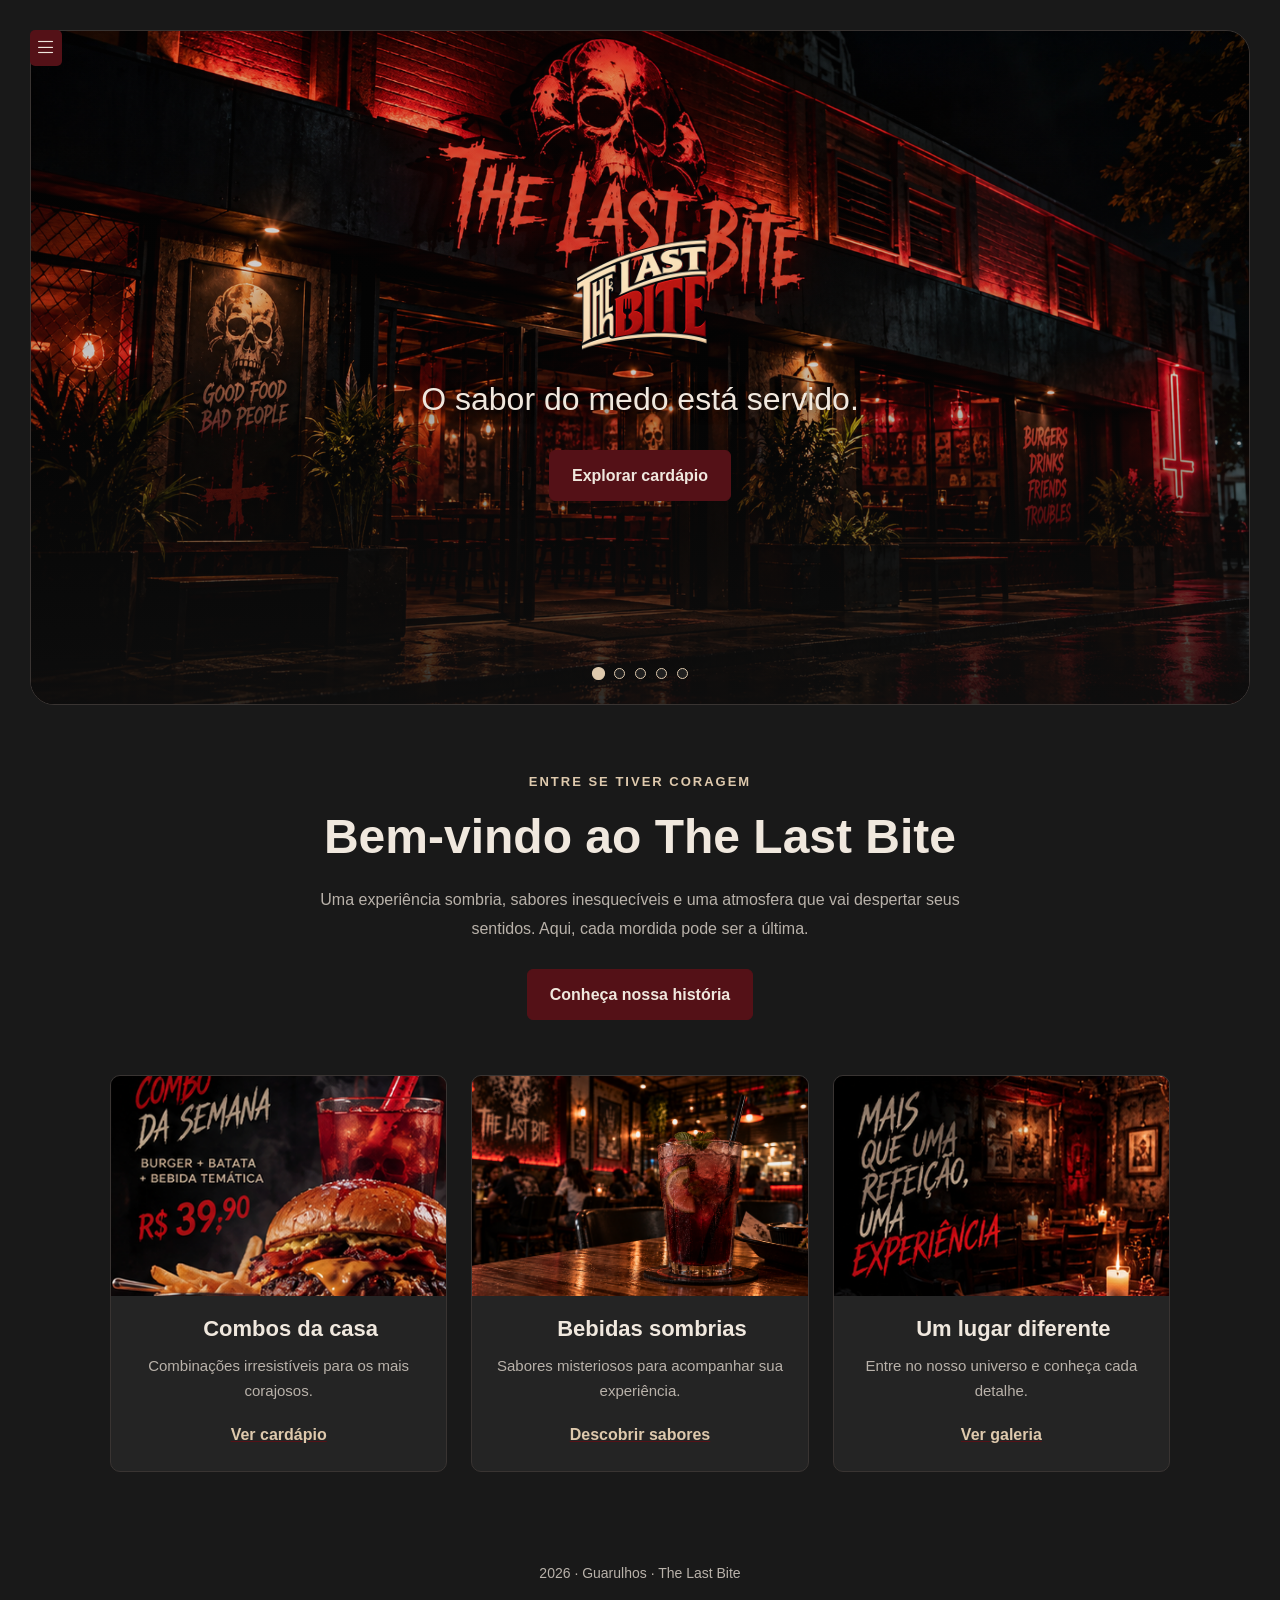
<file: index.html>
<!doctype html>
<html lang="pt-br">
  <head>
    <meta charset="UTF-8" />
    <meta name="viewport" content="width=device-width, initial-scale=1.0" />
    <link rel="stylesheet" href="style.css" />
    <link
      rel="stylesheet"
      href="https://cdn.jsdelivr.net/npm/bootstrap-icons@1.13.1/font/bootstrap-icons.min.css"
    />
    <title>The Last Bite | Home</title>
  </head>

  <body>
    <header class="home-header">
      <nav>
        <button id="menubtn" type="button" aria-label="Abrir menu">
          <i class="bi bi-list"></i>
        </button>

        <ul id="menu">
          <li>
            <a href="home.html">
              <i class="bi bi-house"></i>
              <span>Home</span>
            </a>
          </li>

          <li>
            <a href="cardapio.html">
              <i class="bi bi-fork-knife"></i>
              <span>Cardápio</span>
            </a>
          </li>

          <li>
            <a href="sobre.html">
              <i class="bi bi-info-circle"></i>
              <span>Sobre nós</span>
            </a>
          </li>

          <li>
            <a href="galeria.html">
              <i class="bi bi-images"></i>
              <span>Galeria</span>
            </a>
          </li>

          <li>
            <a href="contato.html">
              <i class="bi bi-telephone"></i>
              <span>Contato</span>
            </a>
          </li>

          <li>
            <img id="menulogo" src="img/logo.png" alt="Logo The Last Bite" />
          </li>
        </ul>
      </nav>

      <div class="home-carousel">
        <div class="carousel-slide ativo">
          <img src="img/fachada.png" alt="Ambiente do The Last Bite" />
        </div>

        <div class="carousel-slide">
          <img src="img/hamb.png" alt="Combo especial da casa" />
        </div>

          <div class="carousel-slide">
          <img src="img/salao.png" alt="Combo especial da casa" />
        </div>

        <div class="carousel-slide">
          <img src="img/bebida.png" alt="Bebida especial da casa" />
        </div>

        <div class="carousel-slide">
          <img src="img/sobremesa.png" alt="Sobremesa especial da casa" />
        </div>

        <div class="carousel-overlay"></div>

        <div class="carousel-content">
          <img class="home-logo" src="img/logo.png" alt="The Last Bite" />
          <p>O sabor do medo está servido.</p>
          <a href="cardapio.html" class="home-button">Explorar cardápio</a>
        </div>

        <div class="carousel-indicators">
          <button class="indicador ativo" aria-label="Imagem 1"></button>
          <button class="indicador" aria-label="Imagem 2"></button>
          <button class="indicador" aria-label="Imagem 3"></button>
          <button class="indicador" aria-label="Imagem 4"></button>
          <button class="indicador" aria-label="Imagem 5"></button>
        </div>
      </div>
    </header>

    <main class="home-main">
      <section class="home-intro">
        <p class="eyebrow">Entre se tiver coragem</p>
        <h1>Bem-vindo ao The Last Bite</h1>
        <p>
          Uma experiência sombria, sabores inesquecíveis e uma atmosfera
          que vai despertar seus sentidos. Aqui, cada mordida pode ser a última.
        </p>
        <a href="sobre.html" class="home-button">Conheça nossa história</a>
      </section>

      <section class="home-highlights">
        <article class="home-highlight">
          <img src="img/combo.png" alt="Combo especial" />
          <h2>Combos da casa</h2>
          <p>Combinações irresistíveis para os mais corajosos.</p>
          <a href="cardapio.html">Ver cardápio</a>
        </article>

        <article class="home-highlight">
          <img src="img/bebida.png" alt="Bebida temática" />
          <h2>Bebidas sombrias</h2>
          <p>Sabores misteriosos para acompanhar sua experiência.</p>
          <a href="cardapio.html">Descobrir sabores</a>
        </article>

        <article class="home-highlight">
          <img src="img/ambiente.png" alt="Ambiente do restaurante" />
          <h2>Um lugar diferente</h2>
          <p>Entre no nosso universo e conheça cada detalhe.</p>
          <a href="galeria.html">Ver galeria</a>
        </article>
      </section>
    </main>

    <footer>2026 · Guarulhos · The Last Bite</footer>

    <script src="pages.js"></script>
    <script src="home.js"></script>
  </body>
</html>
</file>
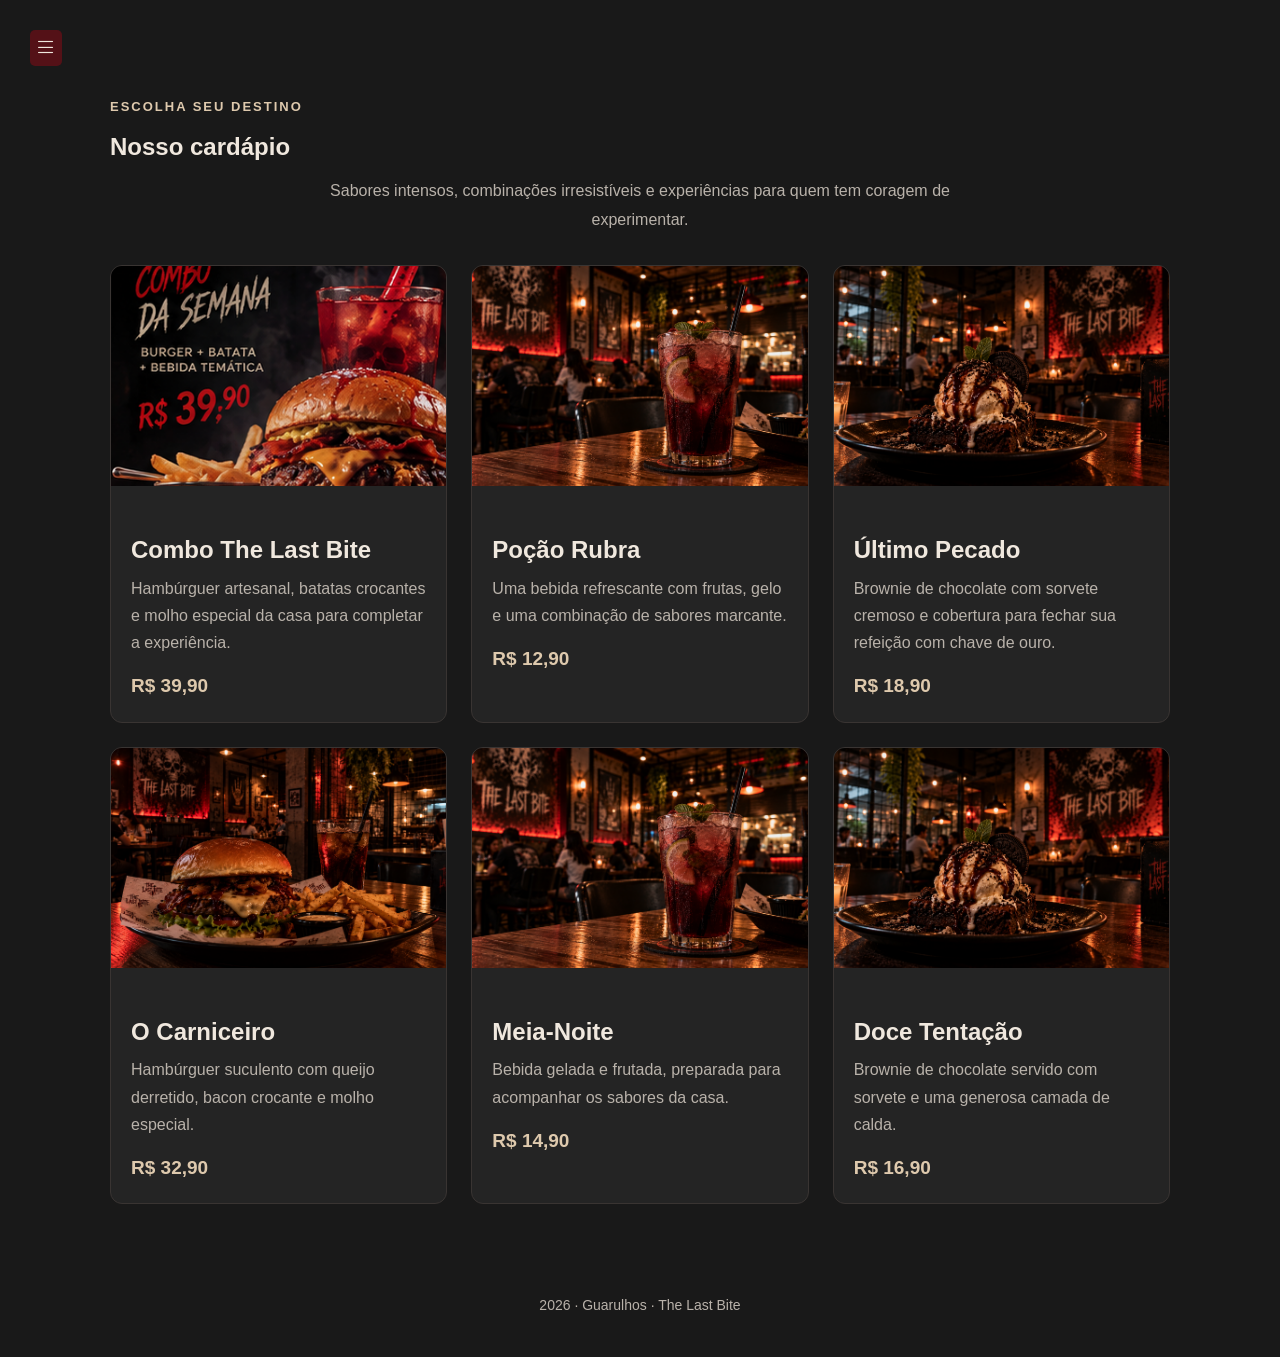
<file: cardapio.html>
<!doctype html>
<html lang="pt-br">
  <head>
    <meta charset="UTF-8" />
    <meta name="viewport" content="width=device-width, initial-scale=1.0" />

    <link rel="stylesheet" href="style.css" />

    <link
      rel="stylesheet"
      href="https://cdn.jsdelivr.net/npm/bootstrap-icons@1.13.1/font/bootstrap-icons.min.css"
    />

    <title>Cardápio | The Last Bite</title>
  </head>

  <body>
    <header>
      <nav>
        <button id="menubtn" type="button" aria-label="Abrir menu">
          <i class="bi bi-list"></i>
        </button>

        <ul id="menu">
          <li>
            <a href="home.html">
              <i class="bi bi-house"></i>
              <span>Home</span>
            </a>
          </li>

          <li>
            <a href="cardapio.html">
              <i class="bi bi-fork-knife"></i>
              <span>Cardápio</span>
            </a>
          </li>

          <li>
            <a href="sobre.html">
              <i class="bi bi-info-circle"></i>
              <span>Sobre nós</span>
            </a>
          </li>

          <li>
            <a href="galeria.html">
              <i class="bi bi-images"></i>
              <span>Galeria</span>
            </a>
          </li>

          <li>
            <a href="contato.html">
              <i class="bi bi-telephone"></i>
              <span>Contato</span>
            </a>
          </li>

          <li>
            <img id="menulogo" src="img/logo.png" alt="Logo The Last Bite" />
          </li>
        </ul>
      </nav>
    </header>

    <main class="home-main">
      <section>
        <p class="eyebrow">Escolha seu destino</p>

        <h1>Nosso cardápio</h1>

        <p class="section-intro">
          Sabores intensos, combinações irresistíveis e experiências
          para quem tem coragem de experimentar.
        </p>

        <div class="grid">
          <article class="card">
            <img src="img/combo.png" alt="Combo especial The Last Bite" />

            <div class="card-content">
              <h2>Combo The Last Bite</h2>

              <p>
                Hambúrguer artesanal, batatas crocantes e molho especial
                da casa para completar a experiência.
              </p>

              <span class="price">R$ 39,90</span>
            </div>
          </article>

          <article class="card">
            <img src="img/bebida.png" alt="Bebida especial da casa" />

            <div class="card-content">
              <h2>Poção Rubra</h2>

              <p>
                Uma bebida refrescante com frutas, gelo e uma combinação
                de sabores marcante.
              </p>

              <span class="price">R$ 12,90</span>
            </div>
          </article>

          <article class="card">
            <img src="img/sobremesa.png" alt="Sobremesa especial da casa" />

            <div class="card-content">
              <h2>Último Pecado</h2>

              <p>
                Brownie de chocolate com sorvete cremoso e cobertura
                para fechar sua refeição com chave de ouro.
              </p>

              <span class="price">R$ 18,90</span>
            </div>
          </article>

          <article class="card">
            <img src="img/hamb.png" alt="Hambúrguer artesanal com queijo e bacon" />

            <div class="card-content">
              <h2>O Carniceiro</h2>

              <p>
                Hambúrguer suculento com queijo derretido, bacon crocante
                e molho especial.
              </p>

              <span class="price">R$ 32,90</span>
            </div>
          </article>

          <article class="card">
            <img src="img/bebida.png" alt="Bebida gelada com frutas" />

            <div class="card-content">
              <h2>Meia-Noite</h2>

              <p>
                Bebida gelada e frutada, preparada para acompanhar
                os sabores da casa.
              </p>

              <span class="price">R$ 14,90</span>
            </div>
          </article>

          <article class="card">
            <img src="img/sobremesa.png" alt="Brownie com sorvete e chocolate" />

            <div class="card-content">
              <h2>Doce Tentação</h2>

              <p>
                Brownie de chocolate servido com sorvete e uma generosa
                camada de calda.
              </p>

              <span class="price">R$ 16,90</span>
            </div>
          </article>
        </div>
      </section>
    </main>

    <footer>2026 · Guarulhos · The Last Bite</footer>

    <script src="pages.js"></script>
  </body>
</html>
</file>
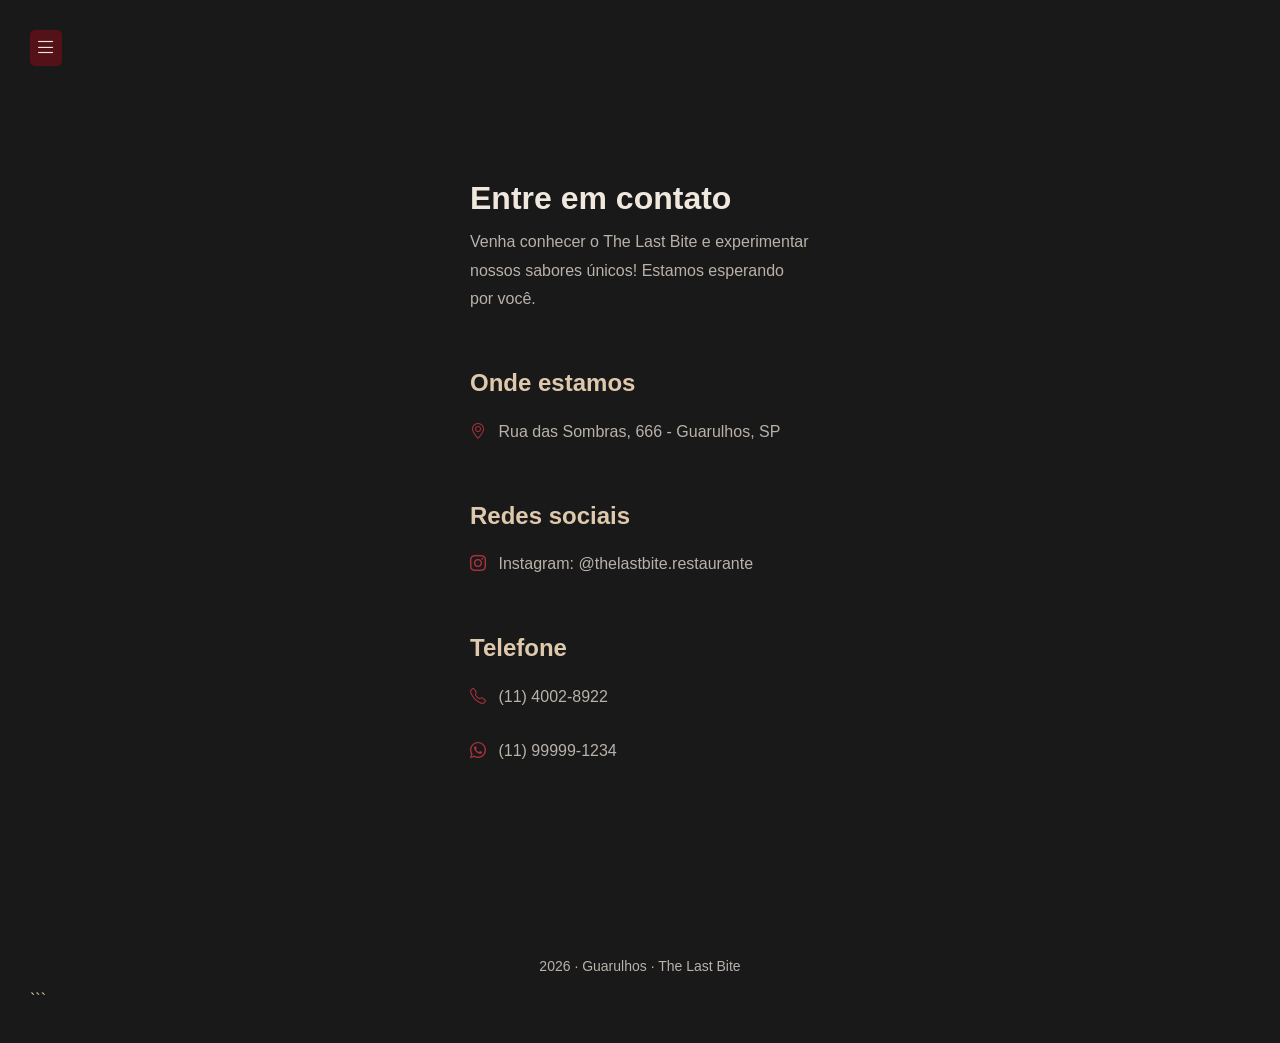
<file: contato.html>
<!DOCTYPE html>
<html lang="pt-br">
<head>
    <meta charset="UTF-8">
    <meta name="viewport" content="width=device-width, initial-scale=1.0">
    <title>Contato | The Last Bite</title>
    <link rel="stylesheet" href="style.css">
    <link rel="stylesheet" href="https://cdn.jsdelivr.net/npm/bootstrap-icons@1.13.1/font/bootstrap-icons.min.css">
</head>
<body>

    <header>
        <nav>
            <button id="menubtn" type="button" aria-label="Abrir menu">
                <i class="bi bi-list"></i>
            </button>

            <ul id="menu">
                <li><a href="home.html"><i class="bi bi-house"></i><span>Home</span></a></li>
                <li><a href="cardapio.html"><i class="bi bi-fork-knife"></i><span>Cardápio</span></a></li>
                <li><a href="sobre.html"><i class="bi bi-info-circle"></i><span>Sobre nós</span></a></li>
                <li><a href="galeria.html"><i class="bi bi-images"></i><span>Galeria</span></a></li>
                <li><a href="contato.html"><i class="bi bi-telephone"></i><span>Contato</span></a></li>
                <li><img id="menulogo" src="img/logo.png" alt="Logo The Last Bite"></li>
            </ul>
        </nav>
    </header>

    <main>
        <h1>Entre em contato</h1>

        <p>
            Venha conhecer o The Last Bite e experimentar nossos
            sabores únicos! Estamos esperando por você.
        </p>

        <h2>Onde estamos</h2>
        <p>
            <i class="bi bi-geo-alt"></i>
            Rua das Sombras, 666 - Guarulhos, SP
        </p>

        <h2>Redes sociais</h2>
        <p>
            <i class="bi bi-instagram"></i>
            Instagram: @thelastbite.restaurante
        </p>

        <h2>Telefone</h2>
        <p>
            <i class="bi bi-telephone"></i>
            (11) 4002-8922
        </p>

        <p>
            <i class="bi bi-whatsapp"></i>
            (11) 99999-1234
        </p>
    </main>

    <footer>
        <p>2026 · Guarulhos · The Last Bite</p>
    </footer>

    <script src="pages.js"></script>
</body>
</html>
```
</file>
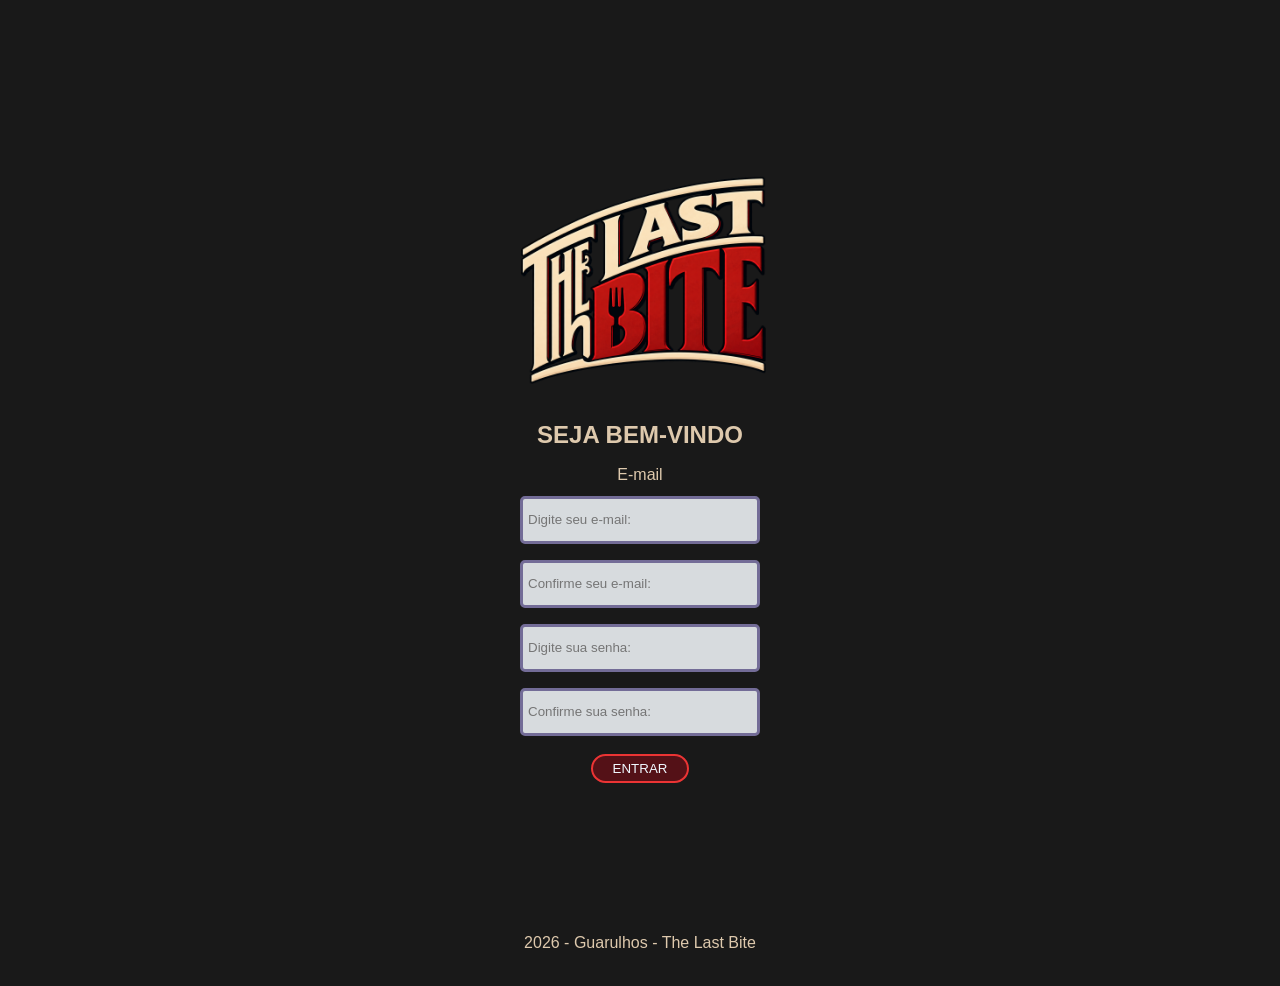
<file: login.html>
<!doctype html>
<html lang="pt-br">
  <head>
    <meta charset="UTF-8" />
    <meta name="viewport" content="width=device-width, initial-scale=1.0" />
    <link rel="stylesheet" href="login.css" />
    <title>The Last Bite</title>
  </head>
  <body>
    <main>
      <img id="logo" src="img/logo.png" alt="logo" />

      <section id="card">
        <h2>SEJA BEM-VINDO</h2>

        <label for="email">E-mail</label>
        <input id="email" type="email" placeholder="Digite seu e-mail:" />

        <label for="confirm_email"></label>
        <input id="confirm_email"type="email"placeholder="Confirme seu e-mail:"/>

        <label for="senha"></label>
        <input id="senha" type="password" placeholder="Digite sua senha:" />

        <label for="confirm_senha"></label>
        <input id="confirm_senha" type="password" placeholder="Confirme sua senha:"/>

        <button id="entrar">ENTRAR</button>
      </section>
    </main>
    <footer>
      2026 - Guarulhos - The Last Bite
    </footer>
  </body>
  <script src="login.js"></script>
</html>
</file>
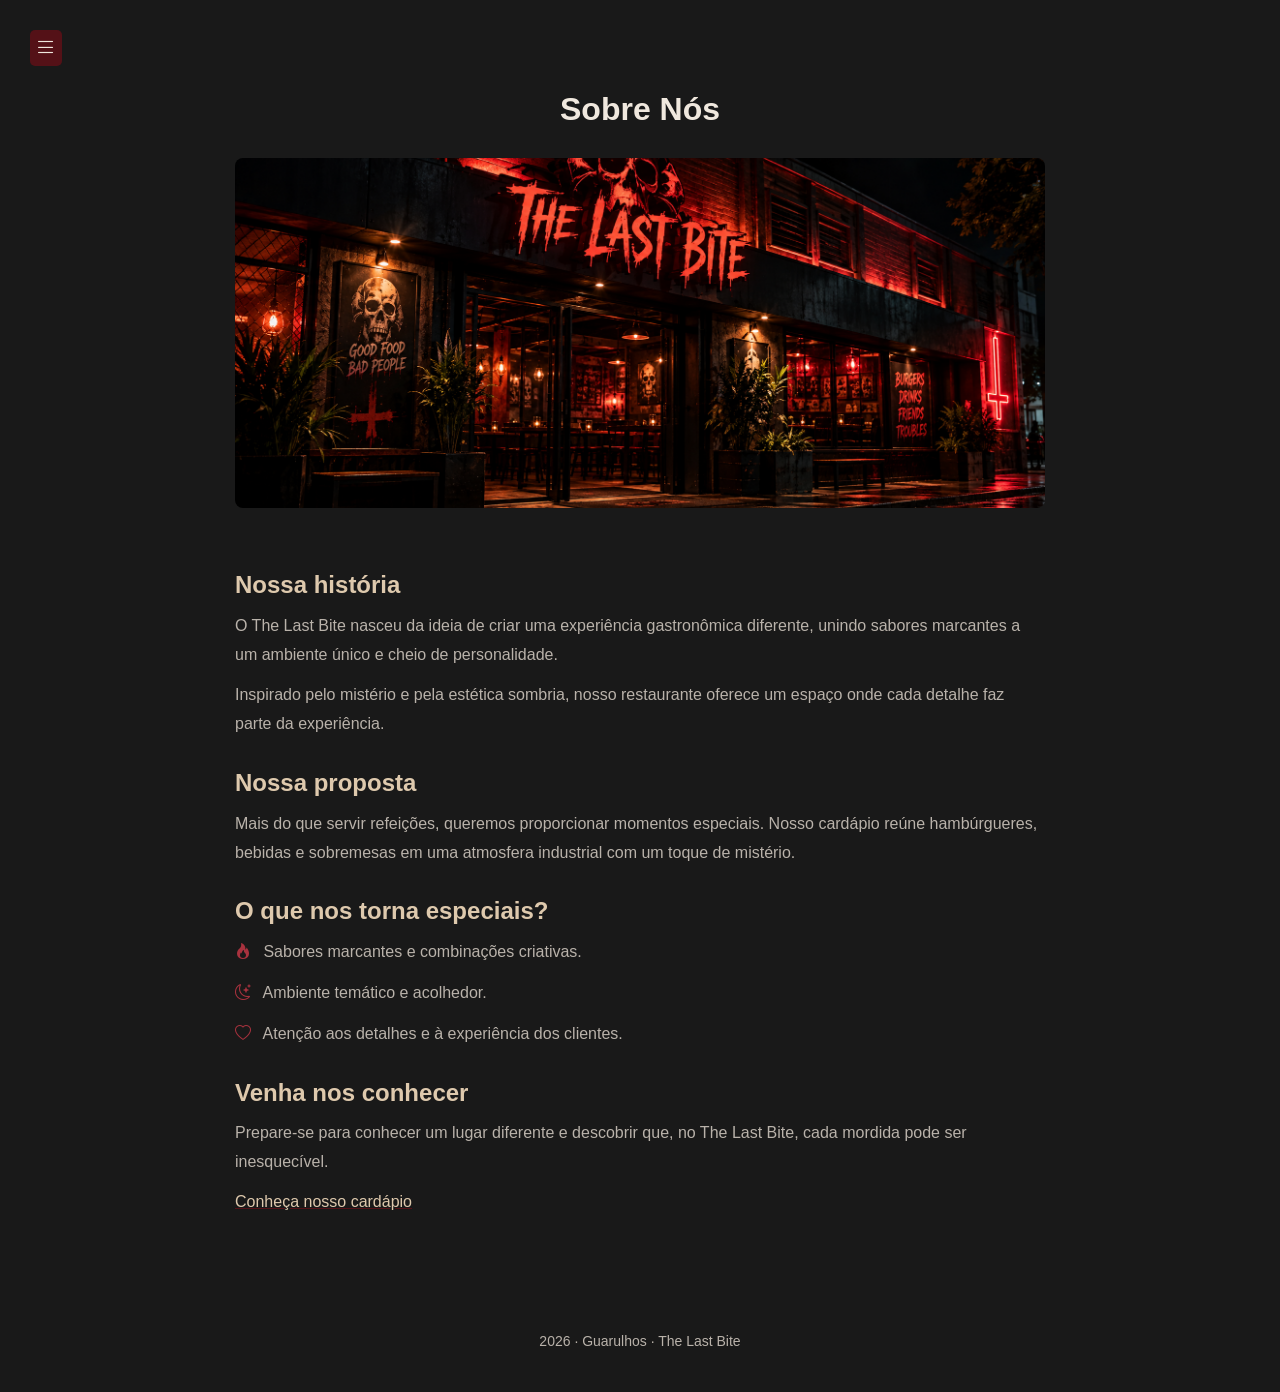
<file: sobre.html>
<!DOCTYPE html>
<html lang="pt-br">
<head>
    <meta charset="UTF-8">
    <meta name="viewport" content="width=device-width, initial-scale=1.0">
    <title>Sobre Nós | The Last Bite</title>
    <link rel="stylesheet" href="style.css">
    <link rel="stylesheet" href="https://cdn.jsdelivr.net/npm/bootstrap-icons@1.13.1/font/bootstrap-icons.min.css">
</head>
<body>

    <header>
        <nav>
            <button id="menubtn" type="button" aria-label="Abrir menu">
                <i class="bi bi-list"></i>
            </button>

            <ul id="menu">
                <li><a href="home.html"><i class="bi bi-house"></i><span>Home</span></a></li>
                <li><a href="cardapio.html"><i class="bi bi-fork-knife"></i><span>Cardápio</span></a></li>
                <li><a href="sobre.html"><i class="bi bi-info-circle"></i><span>Sobre nós</span></a></li>
                <li><a href="galeria.html"><i class="bi bi-images"></i><span>Galeria</span></a></li>
                <li><a href="contato.html"><i class="bi bi-telephone"></i><span>Contato</span></a></li>
                <li><img id="menulogo" src="img/logo.png" alt="Logo The Last Bite"></li>
            </ul>
        </nav>
    </header>

    <main class="pagina-sobre">

        <h1>Sobre Nós</h1>

        <img class="sobre-imagem" src="img/fachada.png" alt="Ambiente do restaurante The Last Bite">

        <section>
            <h2>Nossa história</h2>

            <p>
                O The Last Bite nasceu da ideia de criar uma experiência
                gastronômica diferente, unindo sabores marcantes a um
                ambiente único e cheio de personalidade.
            </p>

            <p>
                Inspirado pelo mistério e pela estética sombria, nosso
                restaurante oferece um espaço onde cada detalhe faz
                parte da experiência.
            </p>
        </section>

        <section>
            <h2>Nossa proposta</h2>

            <p>
                Mais do que servir refeições, queremos proporcionar
                momentos especiais. Nosso cardápio reúne hambúrgueres,
                bebidas e sobremesas em uma atmosfera industrial
                com um toque de mistério.
            </p>
        </section>

        <section>
            <h2>O que nos torna especiais?</h2>

            <p><i class="bi bi-fire"></i> Sabores marcantes e combinações criativas.</p>

            <p><i class="bi bi-moon-stars"></i> Ambiente temático e acolhedor.</p>

            <p><i class="bi bi-heart"></i> Atenção aos detalhes e à experiência dos clientes.</p>
        </section>

        <section>
            <h2>Venha nos conhecer</h2>

            <p>
                Prepare-se para conhecer um lugar diferente e descobrir
                que, no The Last Bite, cada mordida pode ser inesquecível.
            </p>

            <a href="cardapio.html" class="contact-link">Conheça nosso cardápio</a>
        </section>

    </main>

    <footer>
        <p>2026 · Guarulhos · The Last Bite</p>
    </footer>

    <script src="pages.js"></script>
</body>
</html>
</file>
<file: style.css>
/* CONFIGURAÇÕES GERAIS */

* {
  margin: 0;
  padding: 0;
  font-family: "Gill Sans", "Gill Sans MT", Calibri, "Trebuchet MS", sans-serif;
  box-sizing: border-box;
}

html {
  scroll-behavior: smooth;
}

body {
  background: #191919;
  color: #dec9ad;
  padding: 30px;
  line-height: 1.6;
}

img {
  max-width: 100%;
}

main {
  max-width: 25rem;
  min-height: 100vh;
  margin: auto;
  display: flex;
  flex-direction: column;
  align-items: center;
  justify-content: center;
}

footer {
  display: flex;
  align-items: center;
  justify-content: center;
  padding: 25px 10px 10px;
  color: #b9b2aa;
  font-size: 14px;
  text-align: center;
}

/* TÍTULOS E TEXTOS */

h1,
h2,
h3 {
  color: #f0e8de;
  line-height: 1.2;
}

p {
  color: #b9b2aa;
}

.eyebrow {
  color: #dec9ad;
  font-size: 13px;
  font-weight: bold;
  letter-spacing: 2px;
  text-transform: uppercase;
}

.section-intro {
  max-width: 650px;
  margin: 15px auto 30px;
  text-align: center;
  line-height: 1.8;
}

section {
  width: 100%;
}

/* MENU LATERAL */

#menubtn {
  position: fixed;
  top: 30px;
  left: 30px;
  z-index: 10;
  background-color: #541117;
  border: none;
  border-radius: 5px;
  padding: 5px;
  cursor: pointer;
  transition: 0.3s;
}

#menubtn:hover {
  background-color: #701c25;
  transform: scale(1.1);
}

#menubtn i {
  color: #f0e8de;
  font-size: 22px;
}

nav ul {
  list-style: none;
  position: fixed;
  top: 0;
  left: 0;
  width: 230px;
  height: 100vh;
  margin: 0;
  padding: 100px 30px 30px;
  display: flex;
  flex-direction: column;
  align-items: flex-start;
  gap: 20px;
  background-color: #541117;
  border-right: 1px solid #701c25;
  font-size: 20px;
  transform: translateX(-100%);
  transition: transform 0.35s ease;
  z-index: 5;
  overflow-y: auto;
}

.menu-aberto {
  transform: translateX(0);
}

nav ul a {
  display: inline-block;
  color: #dec9ad;
  text-decoration: none;
  font-weight: bold;
  padding: 5px;
  transition: 0.3s;
}

nav ul a:hover {
  color: #f0e8de;
  transform: translateX(4px);
}

nav ul i {
  color: #dec9ad;
  font-size: 22px;
}

nav ul span {
  padding: 5px;
  color: #dec9ad;
}

#menulogo {
  display: block;
  margin-top: 25px;
  margin-bottom: 20px;
  width: 125px;
  max-width: 100%;
  height: auto;
}

/* BOTÕES */

.home-button,
button[type="submit"],
.btn,
.button {
  display: inline-block;
  padding: 12px 22px;
  border: 1px solid #541117;
  border-radius: 6px;
  background-color: #541117;
  color: #f0e8de;
  font-weight: bold;
  text-align: center;
  text-decoration: none;
  cursor: pointer;
  transition: 0.3s;
}

.home-button:hover,
button[type="submit"]:hover,
.btn:hover,
.button:hover {
  background-color: #701c25;
  border-color: #701c25;
  transform: translateY(-2px);
}

button:focus-visible,
a:focus-visible,
input:focus-visible,
textarea:focus-visible,
select:focus-visible {
  outline: 2px solid #dec9ad;
  outline-offset: 3px;
}

/* HOME - CARROSSEL */

.home-header {
  position: relative;
  padding: 0;
}

.home-carousel {
  position: relative;
  width: 100%;
  height: 75vh;
  min-height: 450px;
  overflow: hidden;
  background-color: #141414;
  border: 1px solid #393432;
  border-radius: 24px;
}

.carousel-slide {
  position: absolute;
  inset: 0;
  opacity: 0;
  transition: opacity 1s ease;
}

.carousel-slide.ativo {
  opacity: 1;
}

.carousel-slide img {
  width: 100%;
  height: 100%;
  display: block;
  object-fit: cover;
}

.carousel-overlay {
  position: absolute;
  inset: 0;
  background: linear-gradient(
    180deg,
    rgba(15, 15, 15, 0.12),
    rgba(15, 15, 15, 0.22),
    rgba(15, 15, 15, 0.88)
  );
}

.carousel-content {
  position: absolute;
  inset: 0;
  z-index: 2;
  display: flex;
  flex-direction: column;
  align-items: center;
  justify-content: center;
  text-align: center;
  padding: 30px;
}

.home-logo {
  width: 180px;
  max-width: 60%;
  height: auto;
  object-fit: contain;
  margin-bottom: 20px;
}

.carousel-content p {
  font-size: clamp(1.2rem, 3vw, 2rem);
  color: #f0e8de;
  margin-bottom: 25px;
  text-shadow: 0 2px 12px rgba(0, 0, 0, 0.6);
}

.carousel-indicators {
  position: absolute;
  bottom: 25px;
  left: 0;
  right: 0;
  z-index: 3;
  display: flex;
  justify-content: center;
  gap: 10px;
}

.indicador {
  width: 11px;
  height: 11px;
  padding: 0;
  border: 1px solid #dec9ad;
  border-radius: 50%;
  background: #202020;
  cursor: pointer;
  transition: 0.3s;
}

.indicador.ativo {
  background: #dec9ad;
  transform: scale(1.2);
}

/* HOME - APRESENTAÇÃO */

.home-main {
  max-width: 1100px;
  margin: 0 auto;
  padding: 65px 20px;
  display: block;
  min-height: auto;
}

.home-intro {
  max-width: 700px;
  margin: 0 auto 55px;
  text-align: center;
}

.home-intro h1 {
  margin: 12px 0 20px;
  font-size: clamp(2rem, 5vw, 3rem);
}

.home-intro > p:not(.eyebrow) {
  line-height: 1.8;
  margin-bottom: 25px;
}

/* HOME - CARDS */

.home-highlights {
  display: grid;
  grid-template-columns: repeat(3, minmax(0, 1fr));
  gap: 24px;
}

.home-highlight {
  overflow: hidden;
  border-radius: 10px;
  background-color: #242424;
  border: 1px solid #393432;
  padding-bottom: 24px;
  text-align: center;
  transition: 0.3s;
}

.home-highlight:hover {
  transform: translateY(-5px);
  border-color: #701c25;
  box-shadow: 0 8px 20px rgba(112, 28, 37, 0.2);
}

.home-highlight img {
  display: block;
  width: 100%;
  height: 220px;
  object-fit: cover;
  transition: transform 0.4s;
}

.home-highlight:hover img {
  transform: scale(1.04);
}

.home-highlight h2 {
  font-size: 22px;
  margin: 20px 12px 10px;
  color: #f0e8de;
}

.home-highlight p {
  line-height: 1.7;
  padding: 0 18px;
  margin-bottom: 18px;
  font-size: 15px;
}

.home-highlight a {
  display: inline-block;
  color: #dec9ad;
  font-weight: bold;
  text-decoration-color: #541117;
  transition: 0.3s;
}

.home-highlight a:hover {
  color: #f0e8de;
}

/* CARDÁPIO */

.grid {
  display: grid;
  grid-template-columns: repeat(3, minmax(0, 1fr));
  gap: 24px;
  width: 100%;
  margin-top: 30px;
}

.card {
  overflow: hidden;
  background-color: #242424;
  border: 1px solid #393432;
  border-radius: 12px;
  transition: 0.3s;
}

.card:hover {
  transform: translateY(-4px);
  border-color: #665047;
}

.card img {
  display: block;
  width: 100%;
  height: 220px;
  object-fit: cover;
}

.card-content {
  padding: 20px;
}

.card-content h2,
.card-content h3 {
  margin-bottom: 10px;
  color: #f0e8de;
}

.card-content p {
  line-height: 1.7;
  margin-bottom: 15px;
}

.price {
  display: inline-block;
  color: #dec9ad;
  font-size: 19px;
  font-weight: bold;
}

/* CONTEÚDO SOBRE E CONTATO */

.content-card {
  width: 100%;
  padding: 25px;
  background-color: #242424;
  border: 1px solid #393432;
  border-radius: 12px;
}

.content-card h2,
.content-card h3 {
  margin-bottom: 12px;
}

.content-card p {
  line-height: 1.8;
}

.contact-link {
  color: #dec9ad;
  text-decoration-color: #541117;
}

.contact-link:hover {
  color: #f0e8de;
}

/* TABLETS */

@media (max-width: 760px) {
  body {
    padding: 20px;
  }

  .home-carousel {
    height: 65vh;
    min-height: 400px;
    border-radius: 18px;
  }

  .home-highlights,
  .grid {
    grid-template-columns: repeat(2, minmax(0, 1fr));
  }

  .home-highlight img,
  .card img {
    height: 200px;
  }

  .home-main {
    padding: 45px 15px;
  }

  .gallery-grid {
    grid-template-columns: repeat(2, minmax(0, 1fr));
    gap: 14px;
  }

  .gallery-grid img {
    height: 190px;
  }
}

/* CELULARES */

@media (max-width: 480px) {
  body {
    padding: 15px;
  }

  #menubtn {
    top: 15px;
    left: 15px;
  }

  .home-carousel {
    height: 60vh;
    min-height: 350px;
    border-radius: 14px;
  }

  .carousel-content {
    padding: 20px;
  }

  .home-logo {
    width: 140px;
  }

  .home-main {
    padding: 40px 5px;
  }

  .home-intro {
    margin-bottom: 40px;
  }

  .home-highlights,
  .grid,
  .gallery-grid {
    grid-template-columns: 1fr;
  }

  .home-highlight img,
  .card img {
    height: 240px;
  }

  .gallery-grid img {
    height: 240px;
  }

  .card-content {
    padding: 18px;
  }

  .lightbox {
    padding: 15px;
  }

  .lightbox img {
    max-width: 100%;
    max-height: 80vh;
  }

  #fechar-lightbox {
    top: 10px;
    right: 15px;
  }
}
/* GALERIA */

.galeria-pagina {
  width: 100%;
  max-width: 1200px;
  min-height: auto;
  margin: 40px auto;
  padding: 30px;
  display: block;
}

.galeria-container {
  width: 100%;
}

.galeria-cabecalho {
  text-align: center;
  margin-bottom: 40px;
}

.galeria-cabecalho .galeria-eyebrow {
  color: #a8323e;
  font-size: 13px;
  font-weight: bold;
  letter-spacing: 3px;
  margin-bottom: 12px;
}

.galeria-cabecalho h1 {
  font-size: clamp(2rem, 5vw, 3.5rem);
  margin-bottom: 15px;
  text-align: center;
}

.galeria-cabecalho p {
  max-width: 650px;
  margin: 0 auto;
  line-height: 1.8;
}

.galeria-cards {
  display: grid;
  grid-template-columns: repeat(3, minmax(0, 1fr));
  gap: 24px;
}

.imagem-card {
  overflow: hidden;
  margin: 0;
  background-color: #242424;
  border: 1px solid #393432;
  border-radius: 10px;
  transition: 0.3s;
}

.imagem-card:hover {
  transform: translateY(-5px);
  border-color: #701c25;
  box-shadow: 0 8px 20px rgba(112, 28, 37, 0.2);
}

.imagem-card img {
  display: block;
  width: 100%;
  height: 240px;
  object-fit: cover;
  cursor: pointer;
  transition: transform 0.4s;
}

.imagem-card:hover img {
  transform: scale(1.04);
}

.imagem-card figcaption {
  position: relative;
  padding: 20px;
}

.imagem-card figcaption span {
  color: #a8323e;
  font-size: 13px;
  font-weight: bold;
  letter-spacing: 2px;
}

.imagem-card h2 {
  margin: 10px 0;
  color: #f0e8de;
  font-size: 20px;
}

.imagem-card p {
  margin: 0;
  color: #b9b2aa;
  font-size: 14px;
  line-height: 1.7;
}

/* RODAPÉ DA GALERIA */

.galeria-footer {
  flex-direction: column;
  gap: 10px;
  width: 100%;
  margin-top: 30px;
  border-top: 1px solid #392625;
}

.galeria-footer img {
  width: 90px;
  height: auto;
  object-fit: contain;
}

.galeria-footer p,
.galeria-footer span {
  width: auto;
  margin: 0;
}

/* IMAGEM AMPLIADA */

#lightbox {
  display: none;
  position: fixed;
  inset: 0;
  z-index: 9999;
  align-items: center;
  justify-content: center;
  padding: 55px 20px 25px;
  background: rgba(0, 0, 0, 0.94);
}

#lightbox.ativo {
  display: flex;
}

#imagem-ampliada {
  display: block;
  max-width: 95%;
  max-height: 85vh;
  width: auto;
  height: auto;
  object-fit: contain;
  border-radius: 6px;
}

#fechar-lightbox {
  position: absolute;
  top: 15px;
  right: 25px;
  padding: 0 10px;
  border: none;
  background: transparent;
  color: #f0e8de;
  font-size: 40px;
  cursor: pointer;
  transition: 0.3s;
}

#fechar-lightbox:hover {
  color: #a8323e;
  transform: scale(1.1);
}

/* TABLETS */

@media (max-width: 760px) {
  .galeria-pagina {
    padding: 20px 10px;
  }

  .galeria-cards {
    grid-template-columns: repeat(2, minmax(0, 1fr));
    gap: 16px;
  }

  .imagem-card img {
    height: 200px;
  }

  .imagem-card figcaption {
    padding: 15px;
  }

  .imagem-card h2 {
    font-size: 18px;
  }
}

/* CELULARES */

@media (max-width: 480px) /* Página de contato */{
  main h1{

  text-align: center;
  margin-bottom: 20px;
  }
}

main h2 {
  margin-top: 30px;
  margin-bottom: 10px;
  color: #dec9ad;
}

main p {
  margin-bottom: 15px;
  line-height: 1.8;
}

main p i {
  color: #a8323e;
  margin-right: 8px;
}

main h1,
main h2,
main p {
  width: 100%;
}

main {
  gap: 10px;
  padding: 30px;
}
.pagina-sobre {
  max-width: 850px;
  width: 100%;
  margin: 40px auto;
  padding: 20px;
  display: block;
}

.pagina-sobre h1 {
  text-align: center;
  margin-bottom: 30px;
}

.sobre-imagem {
  width: 100%;
  max-height: 350px;
  object-fit: cover;
  border-radius: 8px;
  margin-bottom: 25px;
}

.pagina-sobre section {
  margin-bottom: 30px;
}

.pagina-sobre h2 {
  margin-bottom: 12px;
  color: #dec9ad;
}

.pagina-sobre p {
  margin-bottom: 12px;
  line-height: 1.8;
}

.pagina-sobre i {
  color: #a8323e;
  margin-right: 8px;
}
</file>
<file: login.css>
/* MOBILE */
* {
  margin: 0;
  padding: 0;
  font-family: "Gill Sans", "Gill Sans MT", Calibri, "Trebuchet MS", sans-serif;
  box-sizing: border-box;
}

body {
  background: #191919;
  color: #dec9ad;
  padding: 30px;
  line-height: 1.6;
}

main {
  max-width: 25rem;
  min-height: 100vh;
  margin: auto;
  display: flex;
  flex-direction: column;
  align-items: center;
  justify-content: center;
}
#card {
  display: flex;
  flex-direction: column;
  align-items: center;
  justify-content: center;
  gap: 8px;
}

#logo {
  max-width: 50%;
  margin-bottom: 25px;
}

button {
  color: aliceblue;
  background-color: rgb(84, 17, 23);
  padding: 5px 20px;
  border-radius: 20px;
  font-weight: 500;
  border: 2px solid rgb(236, 52, 52);
  box-shadow: 0 0 0 0;
  margin: 10px;

  transition: 0.45s;
}

button:hover {
  transform: scale(1.3);
  background-color: rgb(236, 52, 52);
  box-shadow: 0 0 8px 1px rgb(236, 52, 52);
}

input {
  border: 3px solid rgb(115, 108, 151);
  border-radius: 5px;
  background-color: rgb(215, 219, 222);
  width: 15rem;
  height: 3rem;
  text-indent: 5px;
  box-shadow: 0 0 0 0;

  transition: 0.3s;
}

input:hover {
  border: 3px solid rgb(236, 52, 52);
  box-shadow: 0 0 4px 1px rgb(236, 52, 52);
}

p {
  color: rgb(225, 97, 97);
  font-family: "Gill Sans", "Gill Sans MT", Calibri, "Trebuchet MS", sans-serif;
}

footer {
  display: flex;
  align-items: center;
  justify-content: center;
}

@media screen and (min-width: 768px) {
  main {
    max-width: 35rem;
  }

  #logo {
    max-width: 60%;
  }
}
</file>
